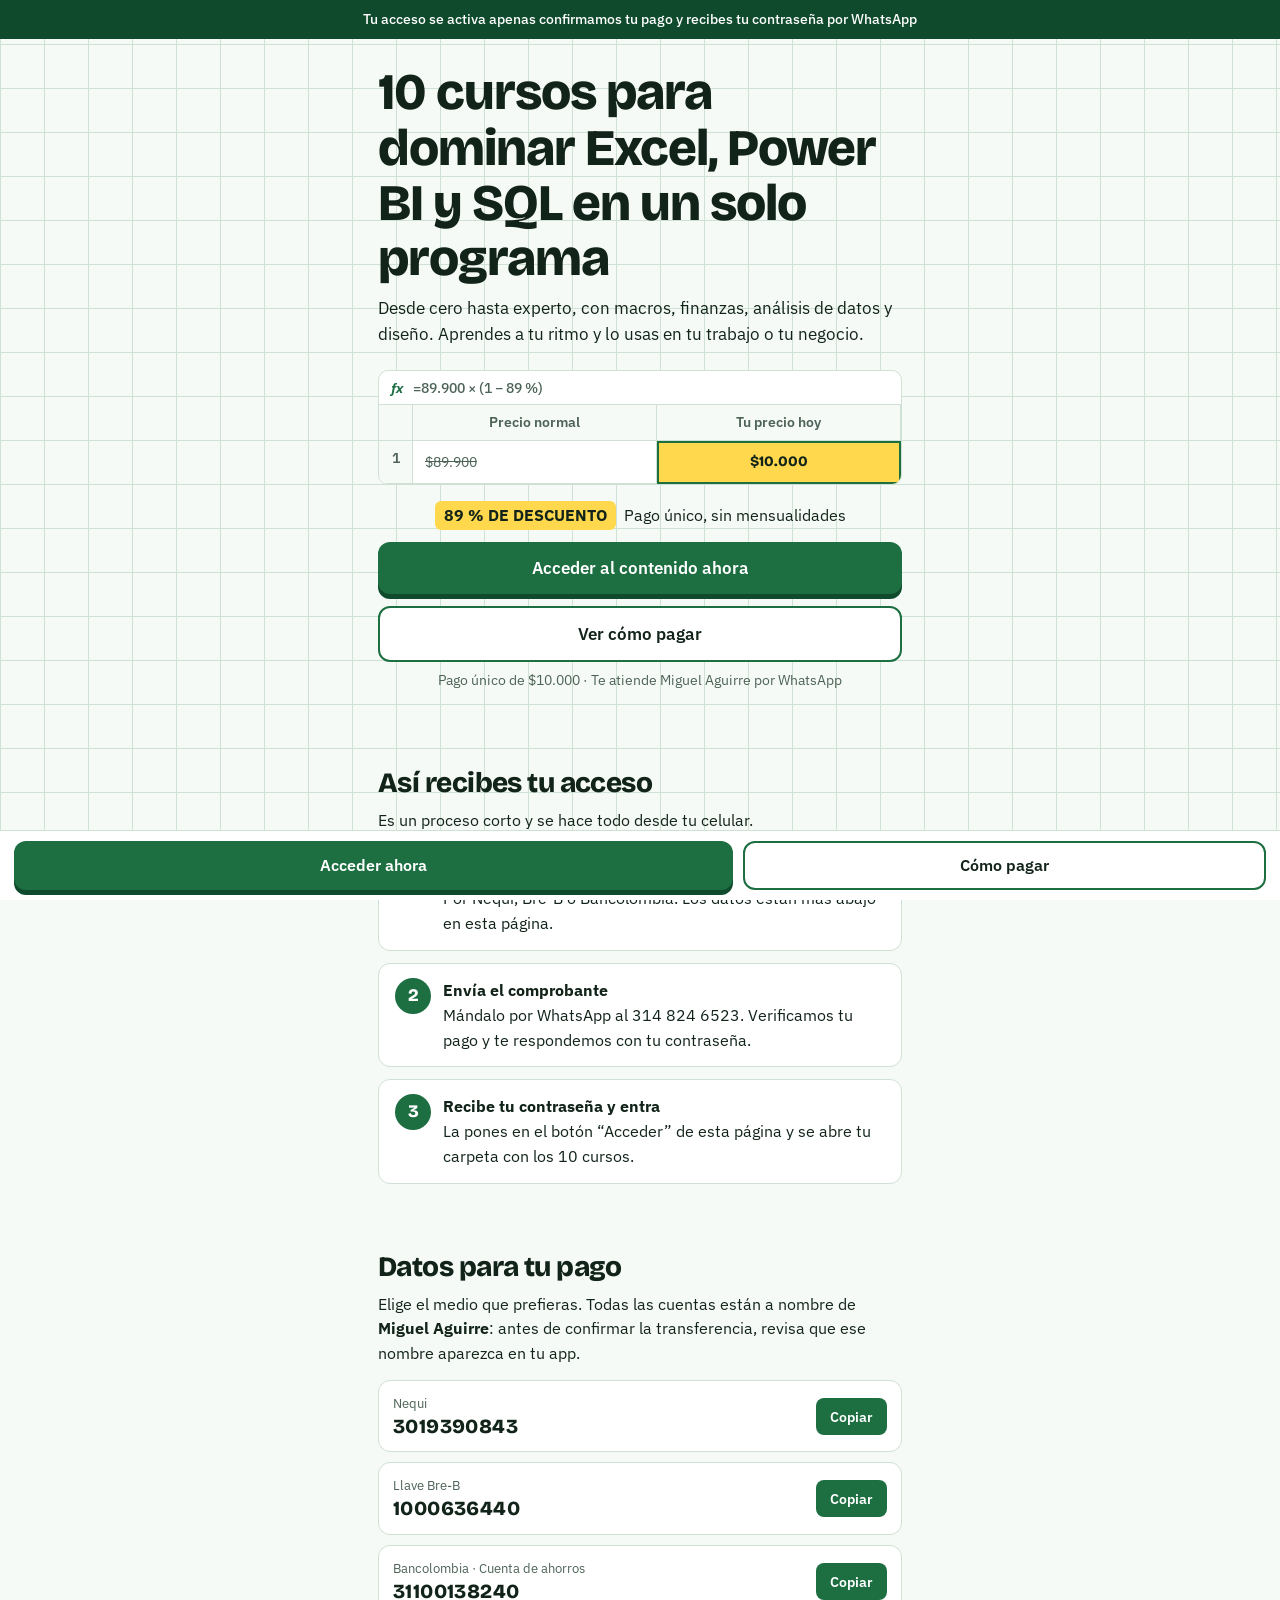
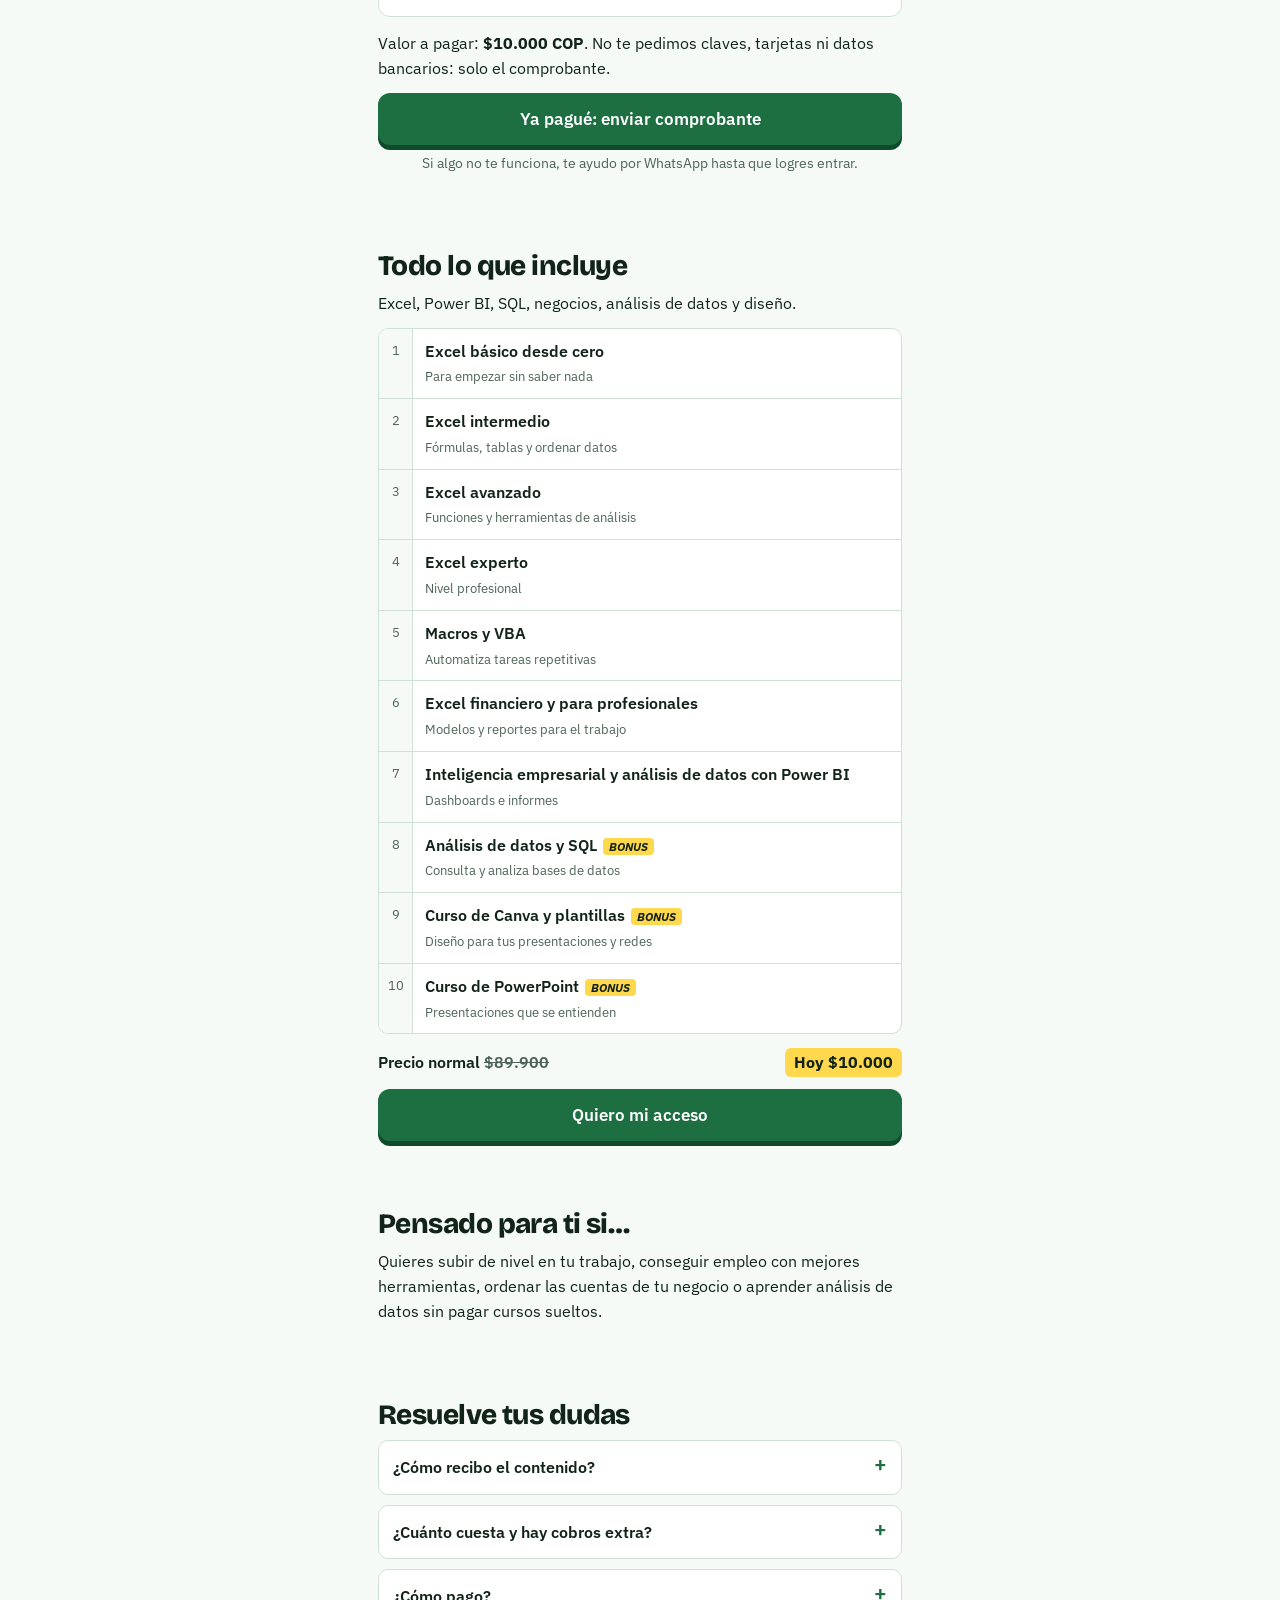
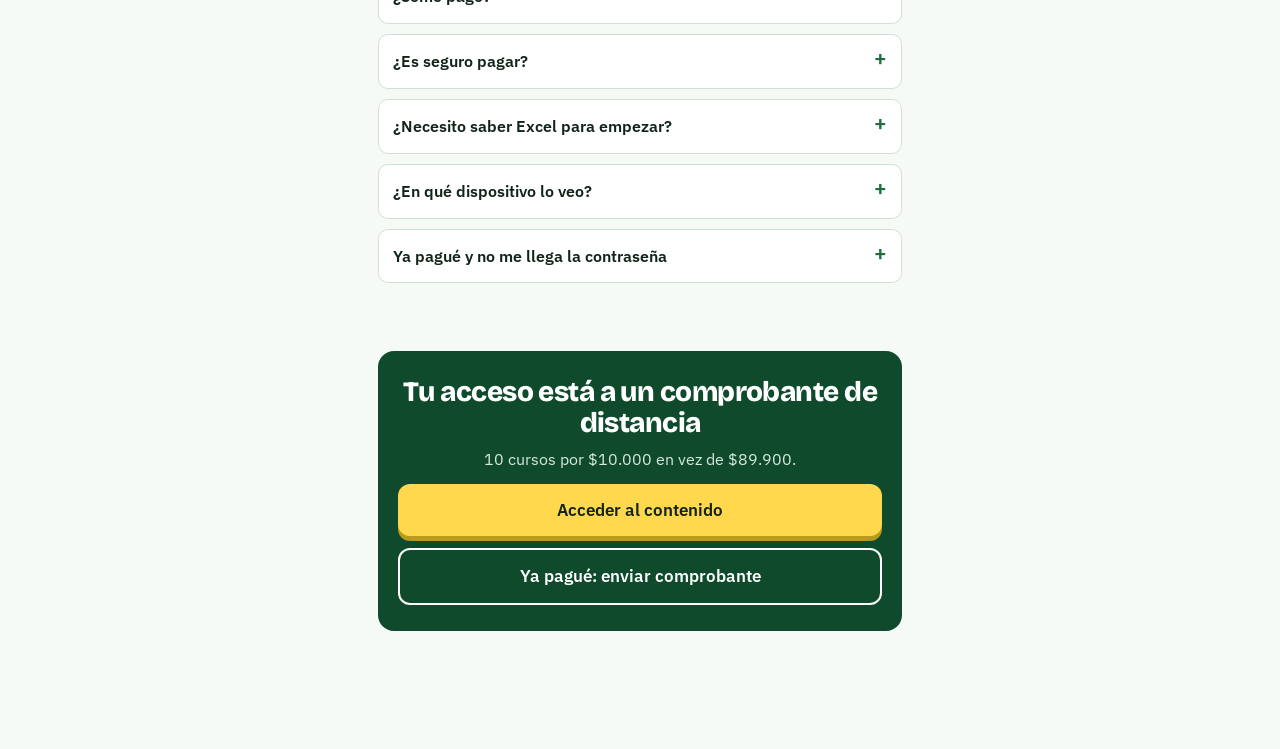
<file: public/assets/aistudio/Megapack_Excel_10_en_1___Excel__Power_BI__SQL_y_m_s_e34e8385.html>
<!DOCTYPE html>
<html lang="es">
<head>
<meta charset="utf-8">
<meta name="viewport" content="width=device-width, initial-scale=1, viewport-fit=cover">
<title>Megapack Excel 10 en 1 · Excel, Power BI, SQL y más</title>
<link rel="preconnect" href="https://fonts.googleapis.com">
<link rel="preconnect" href="https://fonts.gstatic.com" crossorigin>
<link href="https://fonts.googleapis.com/css2?family=Bricolage+Grotesque:wght@600;800&family=IBM+Plex+Sans:wght@400;500;600&display=swap" rel="stylesheet">
<style>
:root{--bg:#f6faf7;--sf:#fff;--ink:#12241a;--mut:#4d6357;--g:#1d6f42;--gd:#0e4a2b;--y:#ffd84d;--ln:#cfe0d5;color-scheme:light;
box-sizing:border-box;padding-top:env(safe-area-inset-top,0px);padding-bottom:env(safe-area-inset-bottom,0px)}
@media (prefers-color-scheme:dark){:root:not([data-theme="light"]){--bg:#0d1a13;--sf:#14271c;--ink:#eaf4ee;--mut:#9db5a7;--g:#3fb877;--gd:#2a8f58;--ln:#264434;color-scheme:dark}}
:root[data-theme="dark"]{--bg:#0d1a13;--sf:#14271c;--ink:#eaf4ee;--mut:#9db5a7;--g:#3fb877;--gd:#2a8f58;--ln:#264434;color-scheme:dark}
*,*::before,*::after{box-sizing:border-box}
html{scroll-padding-top:env(safe-area-inset-top,0px);scroll-behavior:smooth}
body{margin:0;background:var(--bg);color:var(--ink);font:400 16px/1.55 "IBM Plex Sans",system-ui,sans-serif;padding-bottom:84px;
background-image:linear-gradient(var(--ln) 1px,transparent 1px),linear-gradient(90deg,var(--ln) 1px,transparent 1px);background-size:44px 44px;background-attachment:fixed}
h1,h2,h3{font-family:"Bricolage Grotesque",system-ui,sans-serif;line-height:1.08;margin:0;letter-spacing:-.02em}
h1{font-size:clamp(2.1rem,9.5vw,3.2rem);font-weight:800}
h2{font-size:1.75rem;font-weight:800;margin-bottom:.6rem}
p{margin:.5rem 0}
.w{max-width:560px;margin:0 auto;padding:0 18px}
section{padding:34px 0}
.bar{background:var(--gd);color:#fff;text-align:center;font-size:.86rem;padding:9px 14px;font-weight:500}
.sheet{background:var(--sf);border:1px solid var(--ln);border-radius:10px;overflow:hidden;margin:22px 0 16px}
.fx{display:flex;gap:10px;align-items:center;border-bottom:1px solid var(--ln);padding:8px 12px;font:500 .9rem/1.2 "IBM Plex Sans",sans-serif;color:var(--mut)}
.fx b{color:var(--g);font-style:italic}
.cells{display:grid;grid-template-columns:34px 1fr 1fr}
.cells>div{padding:10px 12px;border-right:1px solid var(--ln);border-bottom:1px solid var(--ln);font-size:.9rem;color:var(--mut)}
.cells .h{background:var(--bg);text-align:center;font-weight:600;padding:6px}
.res{grid-column:3;border:2.5px solid var(--g)!important;background:var(--y);color:#12241a!important;font:800 1.7rem/1 "Bricolage Grotesque",sans-serif;display:flex;align-items:center;justify-content:center;animation:pulse 1.4s ease-out 1}
@keyframes pulse{0%{box-shadow:0 0 0 0 rgba(29,111,66,.55)}100%{box-shadow:0 0 0 18px rgba(29,111,66,0)}}
.old{text-decoration:line-through;color:var(--mut)}
.off{display:inline-block;background:var(--y);color:#12241a;font-weight:800;border-radius:6px;padding:2px 9px}
.btn{display:block;width:100%;text-align:center;border:0;border-radius:12px;padding:16px 18px;font:600 1.05rem/1.2 "IBM Plex Sans",sans-serif;text-decoration:none;cursor:pointer;margin-top:12px}
.p{background:var(--g);color:#fff;box-shadow:0 5px 0 var(--gd)}
.p:active{transform:translateY(3px);box-shadow:0 2px 0 var(--gd)}
.s{background:var(--sf);color:var(--ink);border:2px solid var(--g)}
.btn:focus-visible,summary:focus-visible,input:focus-visible{outline:3px solid var(--y);outline-offset:2px}
.sub{font-size:.88rem;color:var(--mut);text-align:center;margin-top:8px}
.steps{display:grid;gap:12px;margin-top:14px}
.st{background:var(--sf);border:1px solid var(--ln);border-radius:12px;padding:14px 16px;display:grid;grid-template-columns:36px 1fr;gap:12px;align-items:start}
.st i{font:800 1.1rem/36px "Bricolage Grotesque",sans-serif;background:var(--g);color:#fff;border-radius:50%;width:36px;height:36px;text-align:center;font-style:normal}
.st b{display:block}
.rows{background:var(--sf);border:1px solid var(--ln);border-radius:10px;overflow:hidden;margin-top:12px}
.r{display:grid;grid-template-columns:34px 1fr;border-bottom:1px solid var(--ln)}
.r:last-child{border:0}
.r span{background:var(--bg);color:var(--mut);text-align:center;font-size:.8rem;padding:12px 0;border-right:1px solid var(--ln)}
.r div{padding:10px 12px}
.r b{display:block;font-weight:600}
.r small{color:var(--mut)}
.bonus{background:var(--y);color:#12241a;font-size:.72rem;font-weight:700;border-radius:4px;padding:1px 6px;margin-left:6px;vertical-align:middle}
.tot{display:flex;justify-content:space-between;align-items:center;margin-top:14px;font-weight:600}
details{background:var(--sf);border:1px solid var(--ln);border-radius:10px;margin-top:10px;padding:0 14px}
summary{cursor:pointer;font-weight:600;padding:14px 0;list-style:none}
summary::after{content:"+";float:right;color:var(--g);font-size:1.3rem;line-height:1}
details[open] summary::after{content:"−"}
details p{color:var(--mut);padding-bottom:12px}
.fin{background:var(--gd);color:#fff;border-radius:16px;padding:26px 20px;text-align:center}
.fin h2{color:#fff}
.fin p{color:#d7eadf}
.dock{position:fixed;left:0;right:0;bottom:0;background:var(--sf);border-top:1px solid var(--ln);padding:10px 14px calc(10px + env(safe-area-inset-bottom,0px));display:flex;gap:10px;z-index:5}
.dock .btn{margin:0;padding:13px 10px;font-size:.98rem}
.dock .p{flex:1.4}.dock .s{flex:1}
dialog{border:0;border-radius:16px;padding:22px 18px;width:min(92vw,420px);background:var(--sf);color:var(--ink)}
dialog::backdrop{background:rgba(0,0,0,.6)}
input{width:100%;padding:14px;border-radius:10px;border:2px solid var(--ln);background:var(--bg);color:var(--ink);font:500 1.05rem "IBM Plex Sans",sans-serif;margin-top:12px}
.err{color:#c0392b;font-size:.9rem;margin-top:8px;min-height:1.2em}
.x{float:right;background:none;border:0;color:var(--mut);font-size:1.6rem;cursor:pointer;line-height:1}
.ok{text-align:center}
.ok .tick{width:64px;height:64px;border-radius:50%;background:var(--g);color:#fff;font-size:2rem;line-height:64px;margin:0 auto 10px;animation:pop .4s cubic-bezier(.3,1.6,.5,1)}
@keyframes pop{from{transform:scale(.3);opacity:0}to{transform:scale(1);opacity:1}}
.pay{display:grid;gap:10px;margin:14px 0}.pc{display:flex;justify-content:space-between;align-items:center;gap:10px;background:var(--sf);border:1px solid var(--ln);border-radius:12px;padding:12px 14px}.pc small{display:block;color:var(--mut)}.pc b{font:800 1.25rem/1.2 "Bricolage Grotesque",sans-serif;letter-spacing:.02em}.cp{background:var(--g);color:#fff;border:0;border-radius:8px;padding:9px 14px;font:600 .9rem "IBM Plex Sans",sans-serif;cursor:pointer}.cp:focus-visible{outline:3px solid var(--y);outline-offset:2px}
[hidden]{display:none!important}
@media (prefers-reduced-motion:reduce){*{animation:none!important;scroll-behavior:auto!important}}
</style>
</head>
<body>
<div class="bar">Tu acceso se activa apenas confirmamos tu pago y recibes tu contraseña por WhatsApp</div>

<main class="w">
<section style="padding-top:26px">
  <h1>10 cursos para dominar Excel, Power BI y SQL en un solo programa</h1>
  <p style="font-size:1.08rem">Desde cero hasta experto, con macros, finanzas, análisis de datos y diseño. Aprendes a tu ritmo y lo usas en tu trabajo o tu negocio.</p>

  <div class="sheet" aria-label="Precio del Megapack">
    <div class="fx"><b>fx</b><span>=89.900 × (1 − 89 %)</span></div>
    <div class="cells">
      <div class="h"></div><div class="h">Precio normal</div><div class="h">Tu precio hoy</div>
      <div class="h">1</div><div class="old" style="display:flex;align-items:center">$89.900</div><div class="res" id="px">$10.000</div>
    </div>
  </div>
  <p style="text-align:center"><span class="off">89 % DE DESCUENTO</span> &nbsp;Pago único, sin mensualidades</p>

  <button class="btn p" data-open>Acceder al contenido ahora</button>
  <a class="btn s" href="#pagar">Ver cómo pagar</a>
  <p class="sub">Pago único de $10.000 · Te atiende Miguel Aguirre por WhatsApp</p>
</section>

<section>
  <h2>Así recibes tu acceso</h2>
  <p>Es un proceso corto y se hace todo desde tu celular.</p>
  <div class="steps">
    <div class="st"><i>1</i><div><b>Haz tu pago de $10.000</b>Por Nequi, Bre-B o Bancolombia. Los datos están más abajo en esta página.</div></div>
    <div class="st"><i>2</i><div><b>Envía el comprobante</b>Mándalo por WhatsApp al 314 824 6523. Verificamos tu pago y te respondemos con tu contraseña.</div></div>
    <div class="st"><i>3</i><div><b>Recibe tu contraseña y entra</b>La pones en el botón “Acceder” de esta página y se abre tu carpeta con los 10 cursos.</div></div>
  </div>
</section>

<section id="pagar">
  <h2>Datos para tu pago</h2>
  <p>Elige el medio que prefieras. Todas las cuentas están a nombre de <b>Miguel Aguirre</b>: antes de confirmar la transferencia, revisa que ese nombre aparezca en tu app.</p>
  <div class="pay">
    <div class="pc"><div><small>Nequi</small><b>3019390843</b></div><button class="cp" data-c="3019390843">Copiar</button></div>
    <div class="pc"><div><small>Llave Bre-B</small><b>1000636440</b></div><button class="cp" data-c="1000636440">Copiar</button></div>
    <div class="pc"><div><small>Bancolombia · Cuenta de ahorros</small><b>31100138240</b></div><button class="cp" data-c="31100138240">Copiar</button></div>
  </div>
  <p>Valor a pagar: <b>$10.000 COP</b>. No te pedimos claves, tarjetas ni datos bancarios: solo el comprobante.</p>
  <a class="btn p" data-wa="Hola, ya realicé el pago del Megapack de Excel. Adjunto mi comprobante para recibir la contraseña.">Ya pagué: enviar comprobante</a>
  <p class="sub">Si algo no te funciona, te ayudo por WhatsApp hasta que logres entrar.</p>
</section>

<section>
  <h2>Todo lo que incluye</h2>
  <p>Excel, Power BI, SQL, negocios, análisis de datos y diseño.</p>
  <div class="rows">
    <div class="r"><span>1</span><div><b>Excel básico desde cero</b><small>Para empezar sin saber nada</small></div></div>
    <div class="r"><span>2</span><div><b>Excel intermedio</b><small>Fórmulas, tablas y ordenar datos</small></div></div>
    <div class="r"><span>3</span><div><b>Excel avanzado</b><small>Funciones y herramientas de análisis</small></div></div>
    <div class="r"><span>4</span><div><b>Excel experto</b><small>Nivel profesional</small></div></div>
    <div class="r"><span>5</span><div><b>Macros y VBA</b><small>Automatiza tareas repetitivas</small></div></div>
    <div class="r"><span>6</span><div><b>Excel financiero y para profesionales</b><small>Modelos y reportes para el trabajo</small></div></div>
    <div class="r"><span>7</span><div><b>Inteligencia empresarial y análisis de datos con Power BI</b><small>Dashboards e informes</small></div></div>
    <div class="r"><span>8</span><div><b>Análisis de datos y SQL<em class="bonus">BONUS</em></b><small>Consulta y analiza bases de datos</small></div></div>
    <div class="r"><span>9</span><div><b>Curso de Canva y plantillas<em class="bonus">BONUS</em></b><small>Diseño para tus presentaciones y redes</small></div></div>
    <div class="r"><span>10</span><div><b>Curso de PowerPoint<em class="bonus">BONUS</em></b><small>Presentaciones que se entienden</small></div></div>
  </div>
  <div class="tot"><span>Precio normal <span class="old">$89.900</span></span><span class="off">Hoy $10.000</span></div>
  <button class="btn p" data-open>Quiero mi acceso</button>
</section>

<section>
  <h2>Pensado para ti si…</h2>
  <p>Quieres subir de nivel en tu trabajo, conseguir empleo con mejores herramientas, ordenar las cuentas de tu negocio o aprender análisis de datos sin pagar cursos sueltos.</p>
</section>

<section>
  <h2>Resuelve tus dudas</h2>
  <details><summary>¿Cómo recibo el contenido?</summary><p>Cuando envías el comprobante de pago por WhatsApp, te entrego la contraseña. La escribes en el botón “Acceder al contenido” y se abre el enlace con todos los cursos.</p></details>
  <details><summary>¿Cuánto cuesta y hay cobros extra?</summary><p>El precio es $10.000 COP, pago único. No hay mensualidades ni suscripciones.</p></details>
  <details><summary>¿Cómo pago?</summary><p>Transfieres $10.000 a Nequi, Bre-B o Bancolombia. Los datos están en la sección “Datos para tu pago”, a nombre de Miguel Aguirre.</p></details>
  <details><summary>¿Es seguro pagar?</summary><p>Pagas por transferencia directa a cuentas a nombre de Miguel Aguirre y puedes comprobar el nombre en tu app antes de confirmar. Nunca te pedimos claves ni datos de tu tarjeta, solo el comprobante.</p></details>
  <details><summary>¿Necesito saber Excel para empezar?</summary><p>No. El programa arranca con un curso de Excel básico desde cero y avanza por niveles.</p></details>
  <details><summary>¿En qué dispositivo lo veo?</summary><p>Los cursos están en una carpeta de Drive, a la que entras desde tu celular o tu computador. Para practicar Excel conviene un computador.</p></details>
  <details><summary>Ya pagué y no me llega la contraseña</summary><p>Escríbeme por WhatsApp con tu comprobante y lo revisamos hasta resolverlo.</p></details>
</section>

<section>
  <div class="fin">
    <h2>Tu acceso está a un comprobante de distancia</h2>
    <p>10 cursos por $10.000 en vez de $89.900.</p>
    <button class="btn p" style="background:var(--y);color:#12241a;box-shadow:0 5px 0 #b89a1c" data-open>Acceder al contenido</button>
    <a class="btn s" style="background:transparent;color:#fff;border-color:#fff" data-wa="Hola, ya realicé el pago del Megapack de Excel. Adjunto mi comprobante para recibir la contraseña.">Ya pagué: enviar comprobante</a>
  </div>
</section>
</main>

<div class="dock">
  <button class="btn p" data-open>Acceder ahora</button>
  <a class="btn s" href="#pagar">Cómo pagar</a>
</div>

<dialog id="dlg" aria-labelledby="dt">
  <button class="x" id="cl" aria-label="Cerrar">×</button>
  <div id="gate">
    <h2 id="dt" style="font-size:1.45rem">Acceso al contenido</h2>
    <p>Escribe la contraseña que recibes por WhatsApp cuando envías tu comprobante de pago.</p>
    <input id="pw" type="password" placeholder="Contraseña" autocomplete="off" autocapitalize="off" aria-label="Contraseña">
    <div class="err" id="er" role="alert"></div>
    <button class="btn p" id="go">Desbloquear</button>
    <p class="sub" style="margin-top:14px">¿Aún no tienes la contraseña?</p>
    <a class="btn s" style="margin-top:6px" data-wa="Hola, ya realicé el pago del Megapack de Excel. Adjunto mi comprobante para recibir la contraseña.">Enviar comprobante por WhatsApp</a>
  </div>
  <div id="done" class="ok" hidden>
    <div class="tick">✓</div>
    <h2 style="font-size:1.45rem">¡Acceso desbloqueado!</h2>
    <p>Tus 10 cursos te esperan en Drive.</p>
    <a class="btn p" id="dl" target="_blank" rel="noopener">Abrir mis cursos</a>
  </div>
</dialog>

<script>
(function(){
var WA="573148246523",BLOB="cqLZJ71RcnfPDRTeFDnDvuRmir1RzYTqqlOABBHljL/+goPK7eBp3vPHuZBSGedweAnUj5TyknbCOk+9vNChyFEtCXFW1CUStF0M75ClqHcQf+OtjSVo57nSrXxaNXM7tk6nHNdjif0B/5MI5eBwb3uoFtrvELQEAOMgazCBdx0AqNo=";
document.querySelectorAll("[data-wa]").forEach(function(a){a.href="https://wa.me/"+WA+"?text="+encodeURIComponent(a.getAttribute("data-wa"));a.target="_blank";a.rel="noopener"});
var d=document.getElementById("dlg"),pw=document.getElementById("pw"),er=document.getElementById("er");
document.querySelectorAll("[data-open]").forEach(function(b){b.onclick=function(){d.showModal();setTimeout(function(){pw.focus()},50)}});
document.getElementById("cl").onclick=function(){d.close()};
function b64(s){return Uint8Array.from(atob(s),function(c){return c.charCodeAt(0)})}
async function dec(p){
  var r=b64(BLOB),enc=new TextEncoder();
  var km=await crypto.subtle.importKey("raw",enc.encode(p),"PBKDF2",false,["deriveKey"]);
  var k=await crypto.subtle.deriveKey({name:"PBKDF2",salt:r.slice(0,16),iterations:100000,hash:"SHA-256"},km,{name:"AES-GCM",length:256},false,["decrypt"]);
  var o=await crypto.subtle.decrypt({name:"AES-GCM",iv:r.slice(16,28)},k,r.slice(28));
  return new TextDecoder().decode(o);
}
async function go(){
  var v=pw.value.trim();er.textContent="";
  if(!v){er.textContent="Escribe la contraseña para continuar.";return}
  if(!window.crypto||!crypto.subtle){er.textContent="Abre esta página con Chrome o Safari actualizado para continuar.";return}
  try{
    var u=await dec(v);
    document.getElementById("dl").href=u;
    document.getElementById("gate").hidden=true;
    document.getElementById("done").hidden=false;
  }catch(e){er.textContent="Contraseña incorrecta. Revisa mayúsculas y números, o pídela enviando tu comprobante por WhatsApp."}
}
document.getElementById("go").onclick=go;
pw.addEventListener("keydown",function(e){if(e.key==="Enter")go()});
function fb(v){var t=document.createElement("textarea");t.value=v;document.body.appendChild(t);t.select();try{document.execCommand("copy")}catch(e){}t.remove()}
document.querySelectorAll(".cp").forEach(function(b){b.onclick=function(){var v=b.getAttribute("data-c");function ok(){b.textContent="¡Copiado!";setTimeout(function(){b.textContent="Copiar"},1800)}if(navigator.clipboard&&navigator.clipboard.writeText){navigator.clipboard.writeText(v).then(ok,function(){fb(v);ok()})}else{fb(v);ok()}}});
var px=document.getElementById("px");
if(!matchMedia("(prefers-reduced-motion:reduce)").matches){
  var t0=performance.now();
  (function tick(t){var p=Math.min((t-t0)/1300,1),e=1-Math.pow(1-p,3),n=Math.round(89900-(89900-10000)*e);
    px.textContent="$"+n.toString().replace(/\B(?=(\d{3})+(?!\d))/g,".");
    if(p<1)requestAnimationFrame(tick)})(t0);
}
})();
</script>
</body>
</html>
</file>
